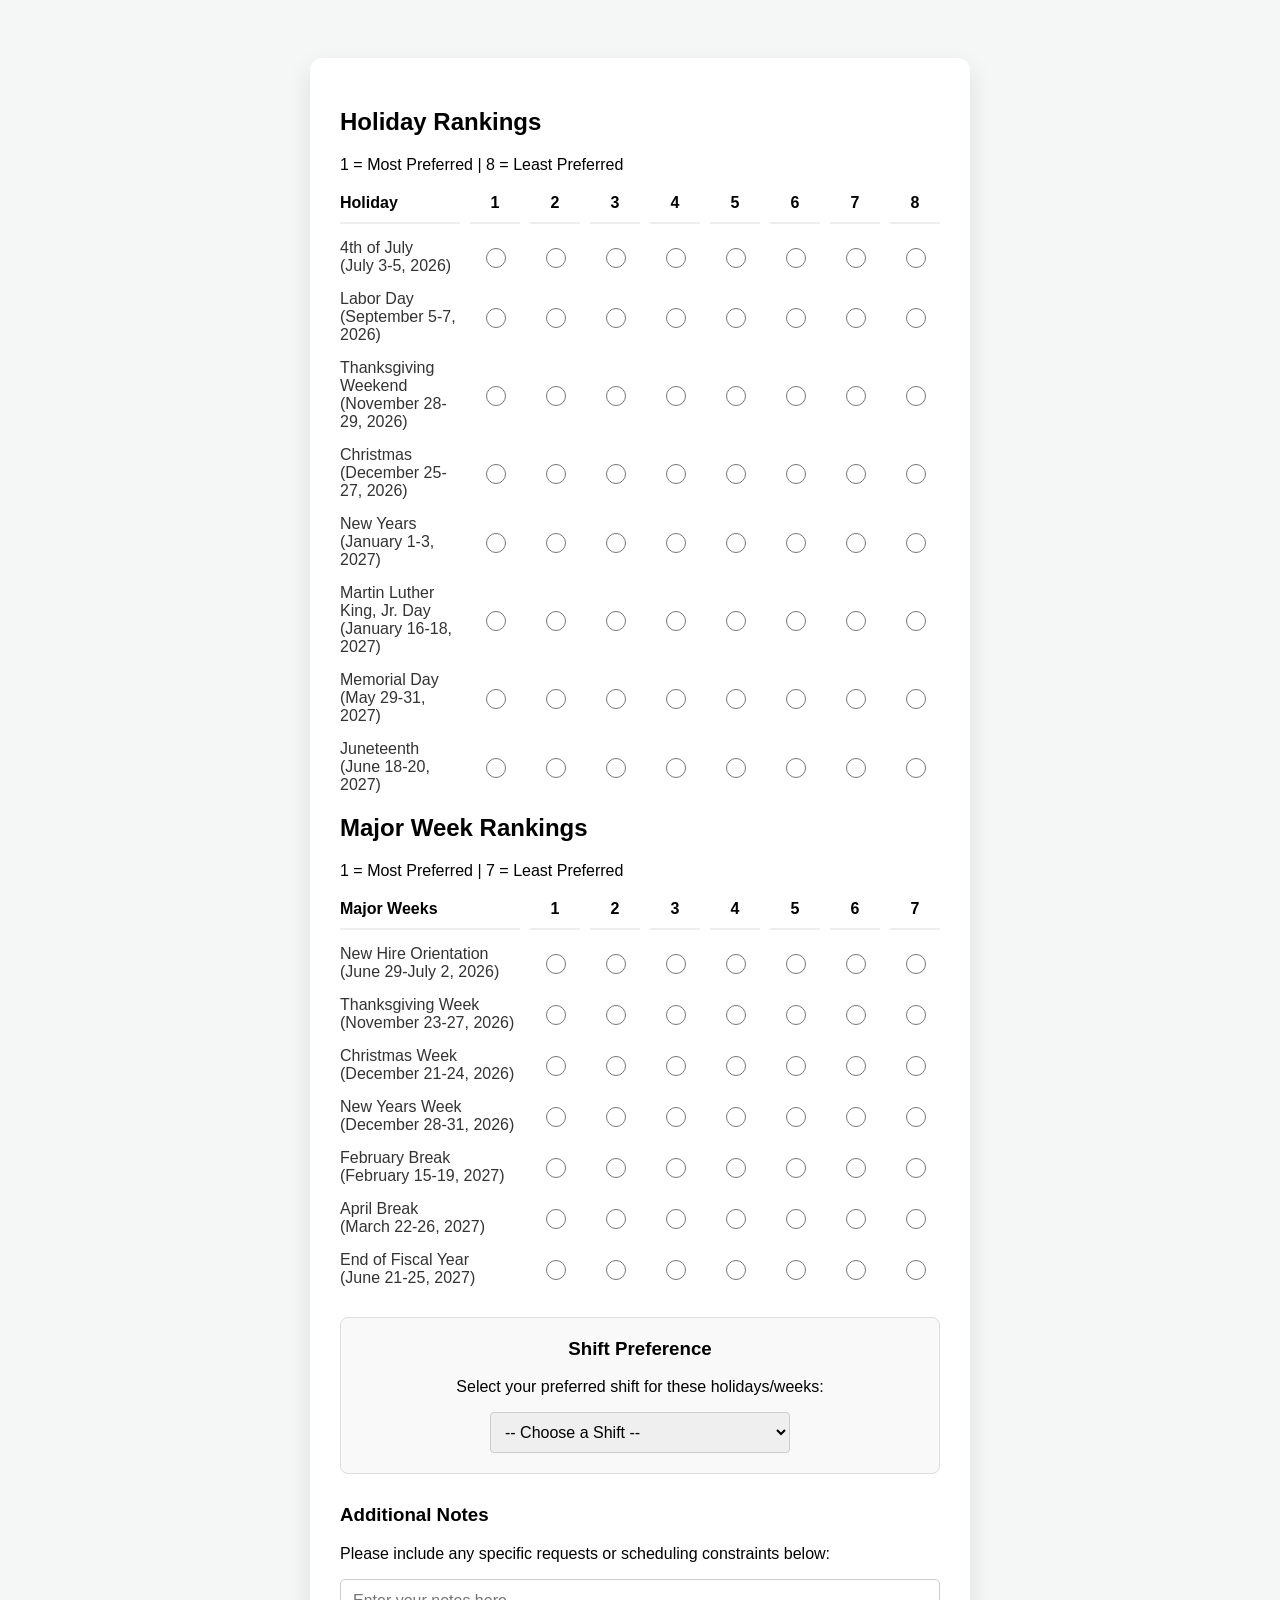
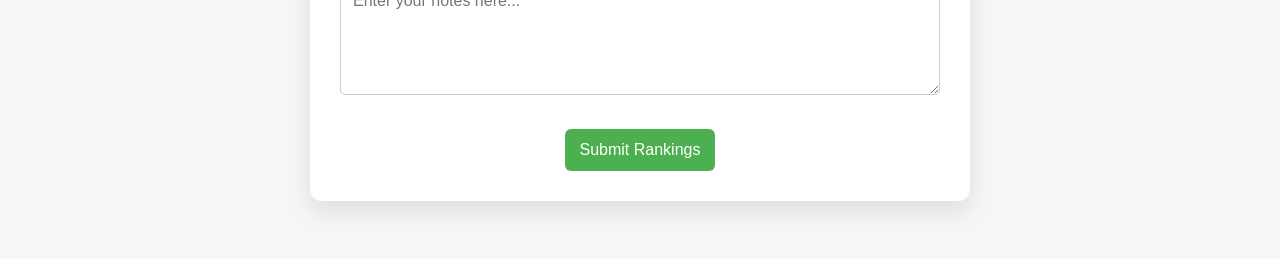
<file: index.html>
<!DOCTYPE html>
<html lang="en">
<head>
    <meta charset="UTF-8">
    <meta name="viewport" content="width=device-width, initial-scale=1.0">
    <title>Holidays and Major Weeks</title>
    <link rel="stylesheet" href="holiday_MW.css">
</head>
<body>

    <form class="ranking-form" action=" " method="POST">
        <h2>Holiday Rankings</h2>
        <p>1 = Most Preferred | 8 = Least Preferred</p>

        <div class="grid-container-rankings">
            <div class="grid-header">Holiday</div>
            <div class="grid-header">1</div>
            <div class="grid-header">2</div>
            <div class="grid-header">3</div>
            <div class="grid-header">4</div>
            <div class="grid-header">5</div>
	    <div class="grid-header">6</div>
	    <div class="grid-header">7</div>
	    <div class="grid-header">8</div>
	    
            <div class="holiday-name">4th of July<br>(July 3-5, 2026)</div>
	    
            <input type="radio" name="july4" value="1">
            <input type="radio" name="july4" value="2">
            <input type="radio" name="july4" value="3">
            <input type="radio" name="july4" value="4">
            <input type="radio" name="july4" value="5">
	    <input type="radio" name="july4" value="6">
	    <input type="radio" name="july4" value="7">
	    <input type="radio" name="july4" value="8">

            <div class="holiday-name">Labor Day<br>(September 5-7, 2026)</div>
            <input type="radio" name="labor-day" value="1">
            <input type="radio" name="labor-day" value="2">
            <input type="radio" name="labor-day" value="3">
            <input type="radio" name="labor-day" value="4">
            <input type="radio" name="labor-day" value="5">
	    <input type="radio" name="labor-day" value="6">
	    <input type="radio" name="labor-day" value="7">
	    <input type="radio" name="labor-day" value="8">

            <div class="holiday-name">Thanksgiving Weekend<br>(November 28-29, 2026)</div>
            <input type="radio" name="thanksgiving" value="1">
            <input type="radio" name="thanksgiving" value="2">
            <input type="radio" name="thanksgiving" value="3">
            <input type="radio" name="thanksgiving" value="4">
            <input type="radio" name="thanksgiving" value="5">
	    <input type="radio" name="thanksgiving" value="6">
            <input type="radio" name="thanksgiving" value="7">
            <input type="radio" name="thanksgiving" value="8">
           

            <div class="holiday-name">Christmas<br>(December 25-27, 2026)</div>
            <input type="radio" name="christmas" value="1">
            <input type="radio" name="christmas" value="2">
            <input type="radio" name="christmas" value="3">
            <input type="radio" name="christmas" value="4">
            <input type="radio" name="christmas" value="5">
	    <input type="radio" name="christmas" value="6">
            <input type="radio" name="christmas" value="7">
            <input type="radio" name="christmas" value="8">

	    <div class="holiday-name">New Years<br>(January 1-3, 2027)</div>
            <input type="radio" name="new-years" value="1">
            <input type="radio" name="new-years" value="2">
            <input type="radio" name="new-years" value="3">
            <input type="radio" name="new-years" value="4">
            <input type="radio" name="new-years" value="5">
	    <input type="radio" name="new-years" value="6">
            <input type="radio" name="new-years" value="7">
            <input type="radio" name="new-years" value="8">

	    <div class="holiday-name">Martin Luther King, Jr. Day<br>(January 16-18, 2027)</div>
            <input type="radio" name="mlk" value="1">
            <input type="radio" name="mlk" value="2">
            <input type="radio" name="mlk" value="3">
            <input type="radio" name="mlk" value="4">
            <input type="radio" name="mlk" value="5">
	    <input type="radio" name="mlk" value="6">
            <input type="radio" name="mlk" value="7">
            <input type="radio" name="mlk" value="8">

	    <div class="holiday-name">Memorial Day<br>(May 29-31, 2027)</div>
            <input type="radio" name="memorial" value="1">
            <input type="radio" name="memorial" value="2">
            <input type="radio" name="memorial" value="3">
            <input type="radio" name="memorial" value="4">
            <input type="radio" name="memorial" value="5">
	    <input type="radio" name="memorial" value="6">
            <input type="radio" name="memorial" value="7">
            <input type="radio" name="memorial" value="8">

	    <div class="holiday-name">Juneteenth<br>(June 18-20, 2027)</div>
            <input type="radio" name="juneteenth" value="1">
            <input type="radio" name="juneteenth" value="2">
            <input type="radio" name="juneteenth" value="3">
            <input type="radio" name="juneteenth" value="4">
            <input type="radio" name="juneteenth" value="5">
	    <input type="radio" name="juneteenth" value="6">
            <input type="radio" name="juneteenth" value="7">
            <input type="radio" name="juneteenth" value="8">
        </div>

	<h2>Major Week Rankings</h2>
        <p>1 = Most Preferred | 7 = Least Preferred</p>

        <div class="grid-container-major">
            <div class="grid-header-major">Major Weeks</div>
            <div class="grid-header-major">1</div>
            <div class="grid-header-major">2</div>
            <div class="grid-header-major">3</div>
            <div class="grid-header-major">4</div>
            <div class="grid-header-major">5</div>
	    <div class="grid-header-major">6</div>
	    <div class="grid-header-major">7</div>

            <div class="major-name">New Hire Orientation<br>(June 29-July 2, 2026)</div>
	    
            <input type="radio" name="new-hire" value="1">
            <input type="radio" name="new-hire" value="2">
            <input type="radio" name="new-hire" value="3">
            <input type="radio" name="new-hire" value="4">
            <input type="radio" name="new-hire" value="5">
	    <input type="radio" name="new-hire" value="6">
	    <input type="radio" name="new-hire" value="7">
		   
            <div class="major-name">Thanksgiving Week<br>(November 23-27, 2026)</div>
            <input type="radio" name="thanks-week" value="1">
            <input type="radio" name="thanks-week" value="2">
            <input type="radio" name="thanks-week" value="3">
            <input type="radio" name="thanks-week" value="4">
            <input type="radio" name="thanks-week" value="5">
	    <input type="radio" name="thanks-week" value="6">
	    <input type="radio" name="thanks-week" value="7">
	   

            <div class="major-name">Christmas Week<br>(December 21-24, 2026)</div>
            <input type="radio" name="christmas-w" value="1">
            <input type="radio" name="christmas-w" value="2">
            <input type="radio" name="christmas-w" value="3">
            <input type="radio" name="christmas-w" value="4">
            <input type="radio" name="christmas-w" value="5">
	    <input type="radio" name="christmas-w" value="6">
            <input type="radio" name="christmas-w" value="7">
        

            <div class="holiday-name">New Years Week<br>(December 28-31, 2026)</div>
            <input type="radio" name="ny-week" value="1">
            <input type="radio" name="ny-week" value="2">
            <input type="radio" name="ny-week" value="3">
            <input type="radio" name="ny-week" value="4">
            <input type="radio" name="ny-week" value="5">
	    <input type="radio" name="ny-week" value="6">
            <input type="radio" name="ny-week" value="7">
            

	    <div class="holiday-name">February Break<br>(February 15-19, 2027)</div>
            <input type="radio" name="feb-break" value="1">
            <input type="radio" name="feb-break" value="2">
            <input type="radio" name="feb-break" value="3">
            <input type="radio" name="feb-break" value="4">
            <input type="radio" name="feb-break" value="5">
	    <input type="radio" name="feb-break" value="6">
            <input type="radio" name="feb-break" value="7">
           

	    <div class="holiday-name">April Break<br>(March 22-26, 2027)</div>
            <input type="radio" name="april-break" value="1">
            <input type="radio" name="april-break" value="2">
            <input type="radio" name="april-break" value="3">
            <input type="radio" name="april-break" value="4">
            <input type="radio" name="april-break" value="5">
	    <input type="radio" name="april-break" value="6">
            <input type="radio" name="april-break" value="7">
        

	    <div class="holiday-name">End of Fiscal Year<br>(June 21-25, 2027)</div>
            <input type="radio" name="fiscal-end" value="1">
            <input type="radio" name="fiscal-end" value="2">
            <input type="radio" name="fiscal-end" value="3">
            <input type="radio" name="fiscal-end" value="4">
            <input type="radio" name="fiscal-end" value="5">
	    <input type="radio" name="fiscal-end" value="6">
            <input type="radio" name="fiscal-end" value="7">
        </div>

	    <div class="shift-preference">
            	<h3>Shift Preference</h3>
            	<p>Select your preferred shift for these holidays/weeks:</p>
            	<select name="shift-preference" id="shift-select" required>
                	<option value="" disabled selected>-- Choose a Shift --</option>
                	<option value="days">Days</option>
                	<option value="evenings">Evenings</option>
                	<option value="both">Both</option>
            	</select>
        </div>

	    <div class="notes-section">
    		<h3>Additional Notes</h3>
    		<p>Please include any specific requests or scheduling constraints below:</p>
    		<textarea 
        		name="user-notes" 
        		id="user-notes" 
        		placeholder="Enter your notes here..." 
        		rows="5"
    		></textarea>
	    </div>

        <button type="submit" class="submit-btn">Submit Rankings</button>
    </form>

</body>
</html>
</file>
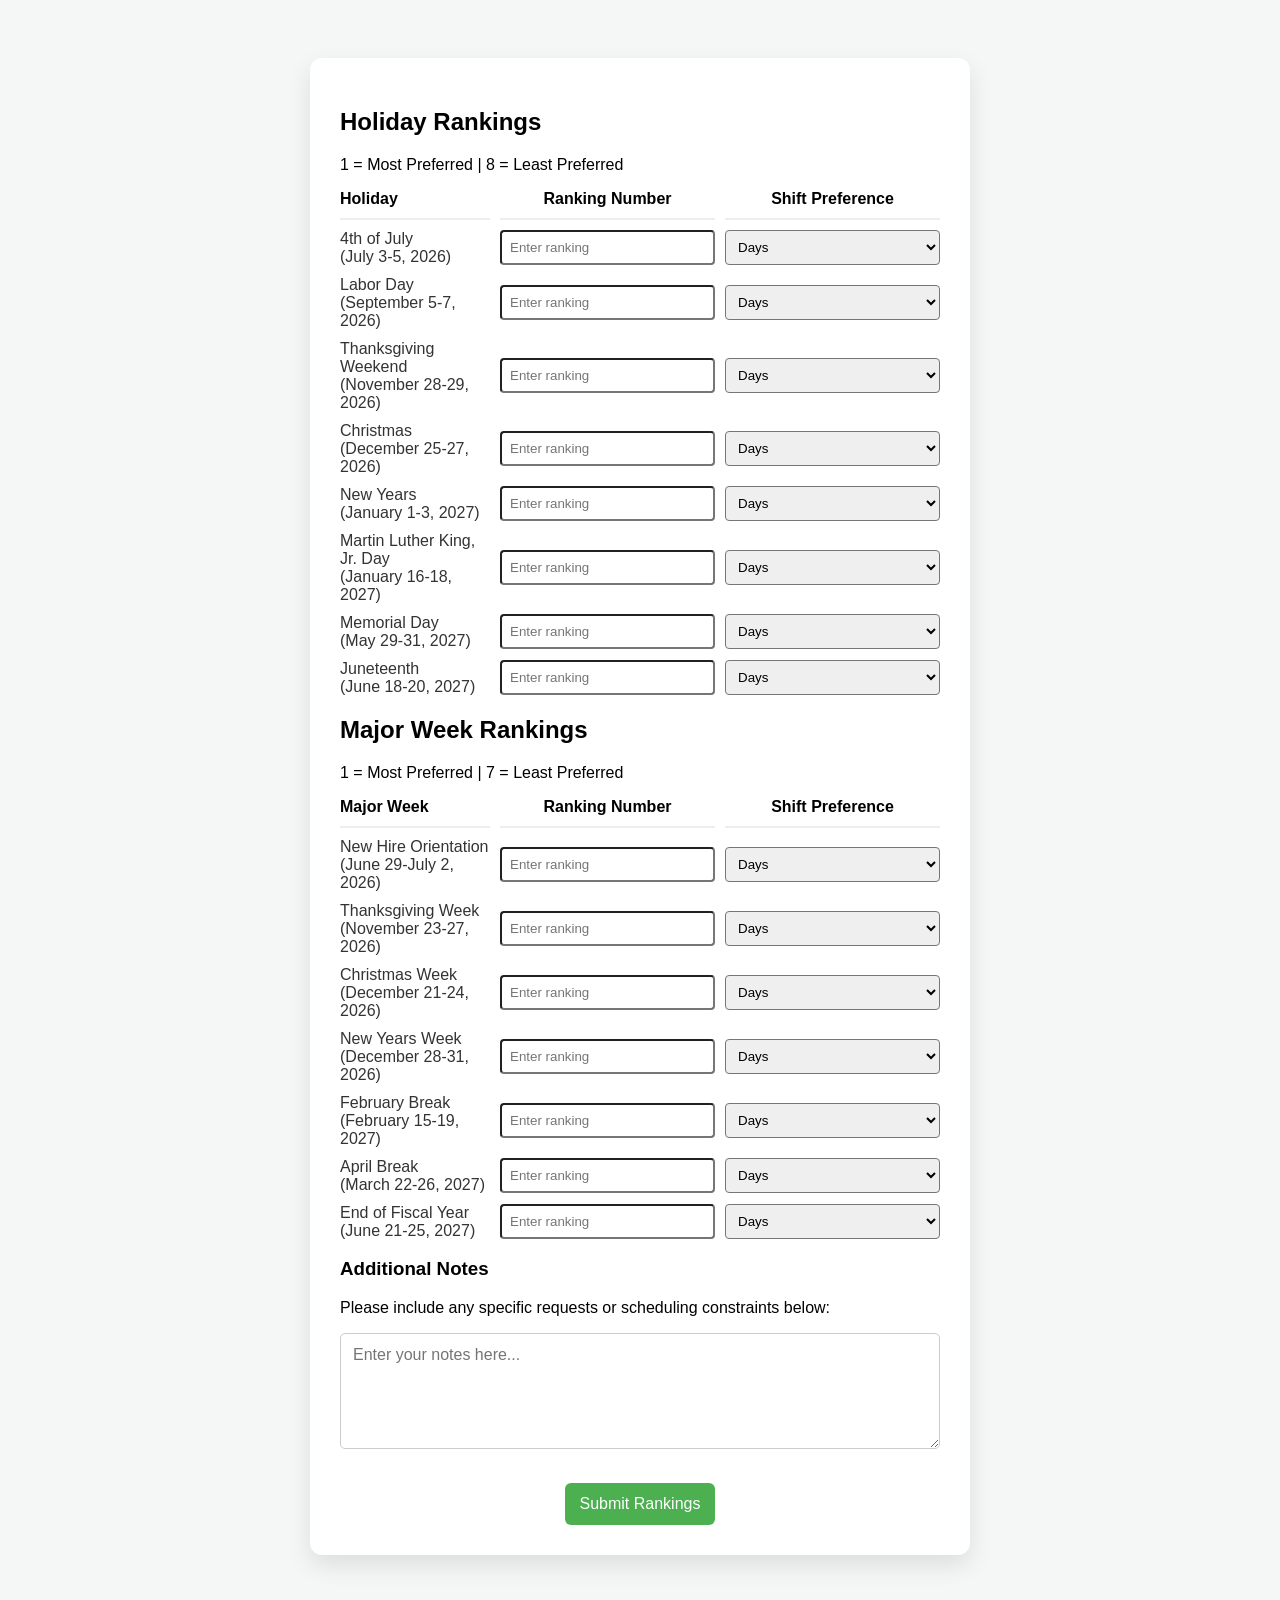
<file: another holiday_major week form option.html>
<!DOCTYPE html>
<html lang="en">
<head>
    <meta charset="UTF-8">
    <meta name="viewport" content="width=device-width, initial-scale=1.0">
    <title>Holidays and Major Weeks</title>
    <link rel="stylesheet" href="updated holiday_MW.css">
</head>
<body>

    <form class="ranking-form" action=" " method="POST">
        <h2>Holiday Rankings</h2>
        <p>1 = Most Preferred | 8 = Least Preferred</p>

        <div class="grid-container">
            <div class="grid-header">Holiday</div>
            <div class="grid-header">Ranking Number</div>
            <div class="grid-header">Shift Preference</div>
           	    
            <div class="holiday-name">4th of July<br>(July 3-5, 2026)</div>
            <input type="text" name="july4" placeholder="Enter ranking">
            <select>
		<option value="days">Days</option>
		<option value="evenings">Evenings</option>
		<option value="both">Both</option>
	    </select>

            <div class="holiday-name">Labor Day<br>(September 5-7, 2026)</div>
            <input type="text" name="labor-day" placeholder="Enter ranking">
            <select>
		<option value="days">Days</option>
		<option value="evenings">Evenings</option>
		<option value="both">Both</option>
	    </select>

            <div class="holiday-name">Thanksgiving Weekend<br>(November 28-29, 2026)</div>
            <input type="text" name="thanksgiving" placeholder="Enter ranking">
             <select>
		<option value="days">Days</option>
		<option value="evenings">Evenings</option>
		<option value="both">Both</option>
	    </select>
           

            <div class="holiday-name">Christmas<br>(December 25-27, 2026)</div>
            <input type="text" name="christmas" placeholder="Enter ranking">
            <select>
		<option value="days">Days</option>
		<option value="evenings">Evenings</option>
		<option value="both">Both</option>
	    </select>

	    <div class="holiday-name">New Years<br>(January 1-3, 2027)</div>
            <input type="text" name="new-years" placeholder="Enter ranking">
             <select>
		<option value="days">Days</option>
		<option value="evenings">Evenings</option>
		<option value="both">Both</option>
	    </select>

	    <div class="holiday-name">Martin Luther King, Jr. Day<br>(January 16-18, 2027)</div>
            <input type="text" name="mlk" placeholder="Enter ranking">
            <select>
		<option value="days">Days</option>
		<option value="evenings">Evenings</option>
		<option value="both">Both</option>
	    </select>

	    <div class="holiday-name">Memorial Day<br>(May 29-31, 2027)</div>
            <input type="text" name="memorial" placeholder="Enter ranking">
            <select>
		<option value="days">Days</option>
		<option value="evenings">Evenings</option>
		<option value="both">Both</option>
	    </select>

	    <div class="holiday-name">Juneteenth<br>(June 18-20, 2027)</div>
            <input type="text" name="juneteenth" placeholder="Enter ranking">
            <select>
		<option value="days">Days</option>
		<option value="evenings">Evenings</option>
		<option value="both">Both</option>
	    </select>
        </div>

	<h2>Major Week Rankings</h2>
        <p>1 = Most Preferred | 7 = Least Preferred</p>

        <div class="grid-container">
            <div class="grid-header">Major Week</div>
            <div class="grid-header">Ranking Number</div>
            <div class="grid-header">Shift Preference</div>

            <div class="major-name">New Hire Orientation<br>(June 29-July 2, 2026)</div>
	    
            <input type="text" name="new-hire" placeholder="Enter ranking">
            <select>
		<option value="days">Days</option>
		<option value="evenings">Evenings</option>
		<option value="both">Both</option>
	    </select>
		   
            <div class="major-name">Thanksgiving Week<br>(November 23-27, 2026)</div>
            <input type="text" name="thanks-week" placeholder="Enter ranking">
            <select>
		<option value="days">Days</option>
		<option value="evenings">Evenings</option>
		<option value="both">Both</option>
	    </select>
	   

            <div class="major-name">Christmas Week<br>(December 21-24, 2026)</div>
            <input type="text" name="christmas-w" placeholder="Enter ranking">
            <select>
		<option value="days">Days</option>
		<option value="evenings">Evenings</option>
		<option value="both">Both</option>
	    </select>
        

            <div class="holiday-name">New Years Week<br>(December 28-31, 2026)</div>
            <input type="text" name="ny-week" placeholder="Enter ranking">
            <select>
		<option value="days">Days</option>
		<option value="evenings">Evenings</option>
		<option value="both">Both</option>
	    </select>
            

	    <div class="holiday-name">February Break<br>(February 15-19, 2027)</div>
            <input type="text" name="feb-break" placeholder="Enter ranking">
            <select>
		<option value="days">Days</option>
		<option value="evenings">Evenings</option>
		<option value="both">Both</option>
	    </select>
           

	    <div class="holiday-name">April Break<br>(March 22-26, 2027)</div>
            <input type="text" name="april-break" placeholder="Enter ranking">
            <select>
		<option value="days">Days</option>
		<option value="evenings">Evenings</option>
		<option value="both">Both</option>
	    </select>
        

	    <div class="holiday-name">End of Fiscal Year<br>(June 21-25, 2027)</div>
            <input type="text" name="fiscal-end" placeholder="Enter ranking">
            <select>
		<option value="days">Days</option>
		<option value="evenings">Evenings</option>
		<option value="both">Both</option>
	    </select>
        </div>

	    <div class="notes-section">
    		<h3>Additional Notes</h3>
    		<p>Please include any specific requests or scheduling constraints below:</p>
    		<textarea 
        		name="user-notes" 
        		id="user-notes" 
        		placeholder="Enter your notes here..." 
        		rows="5"
    		></textarea>
	    </div>

        <button type="submit" class="submit-btn">Submit Rankings</button>
    </form>

</body>
</html>
</file>
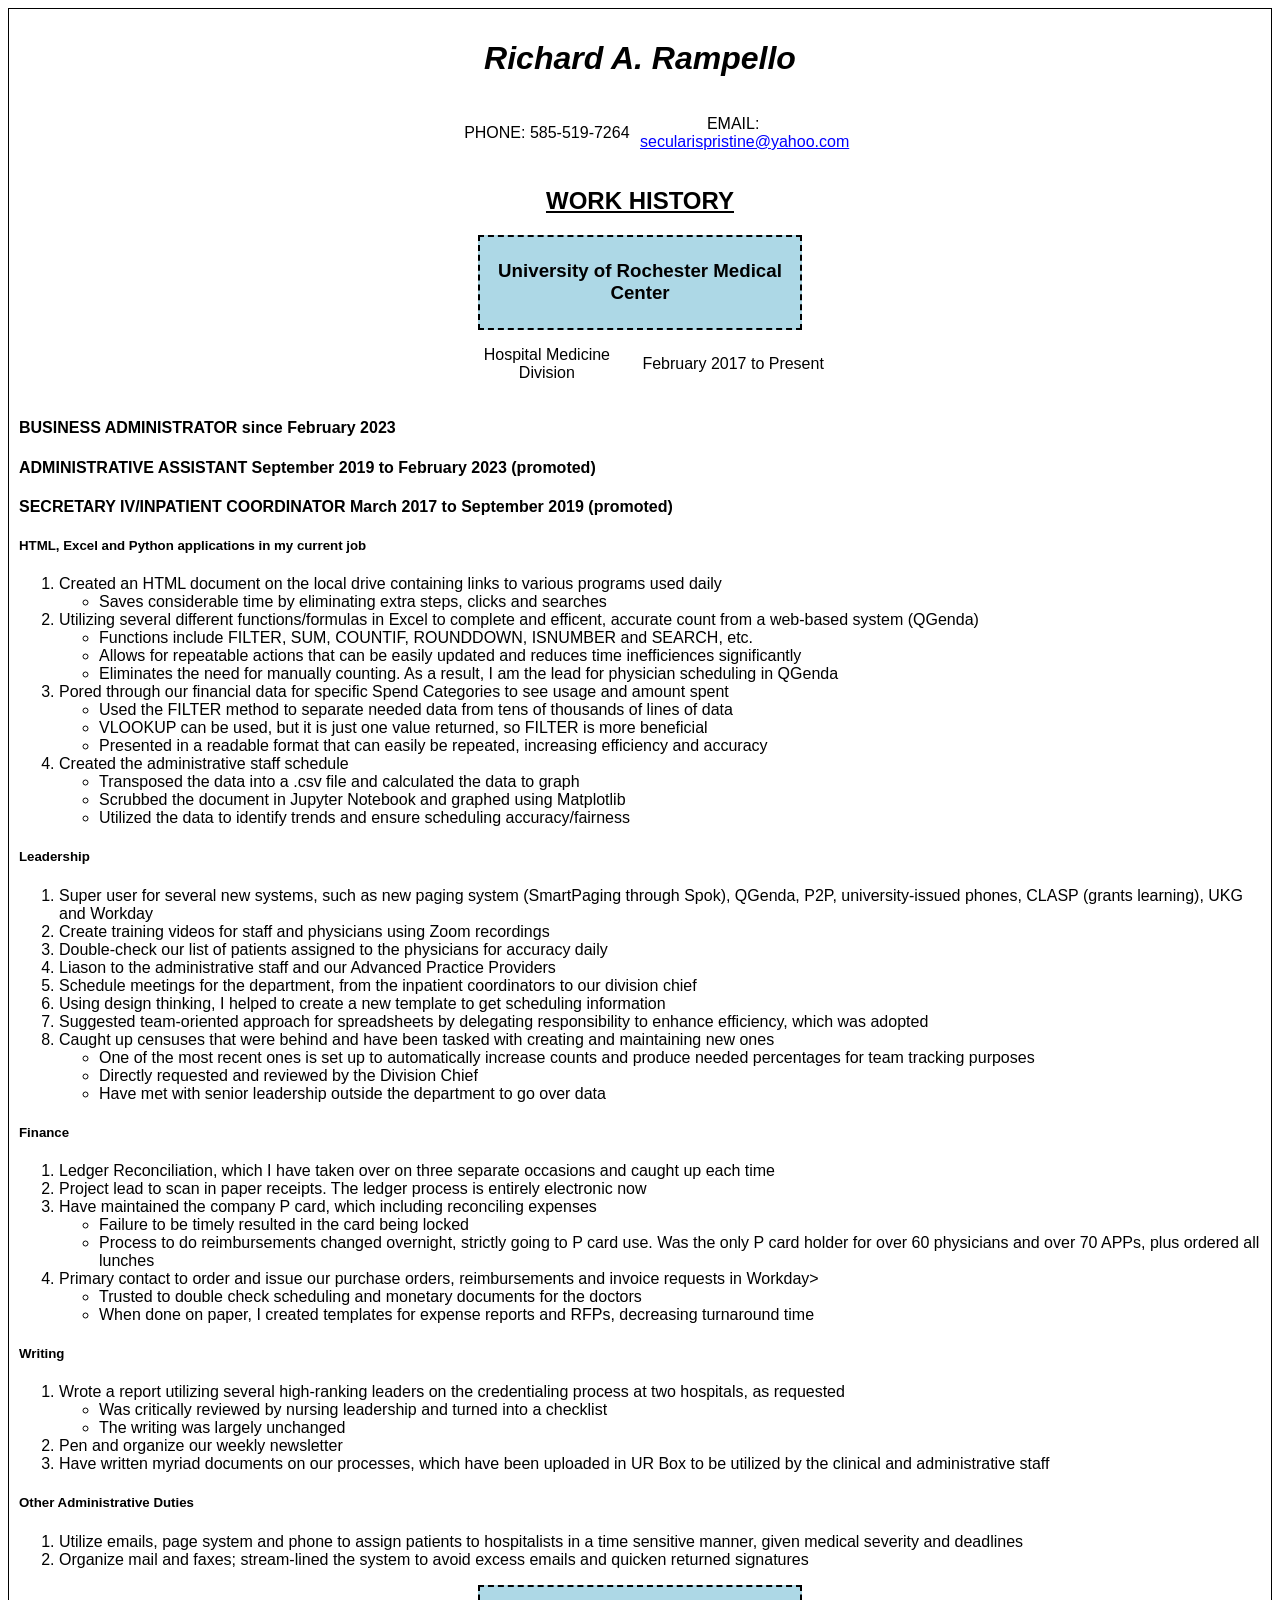
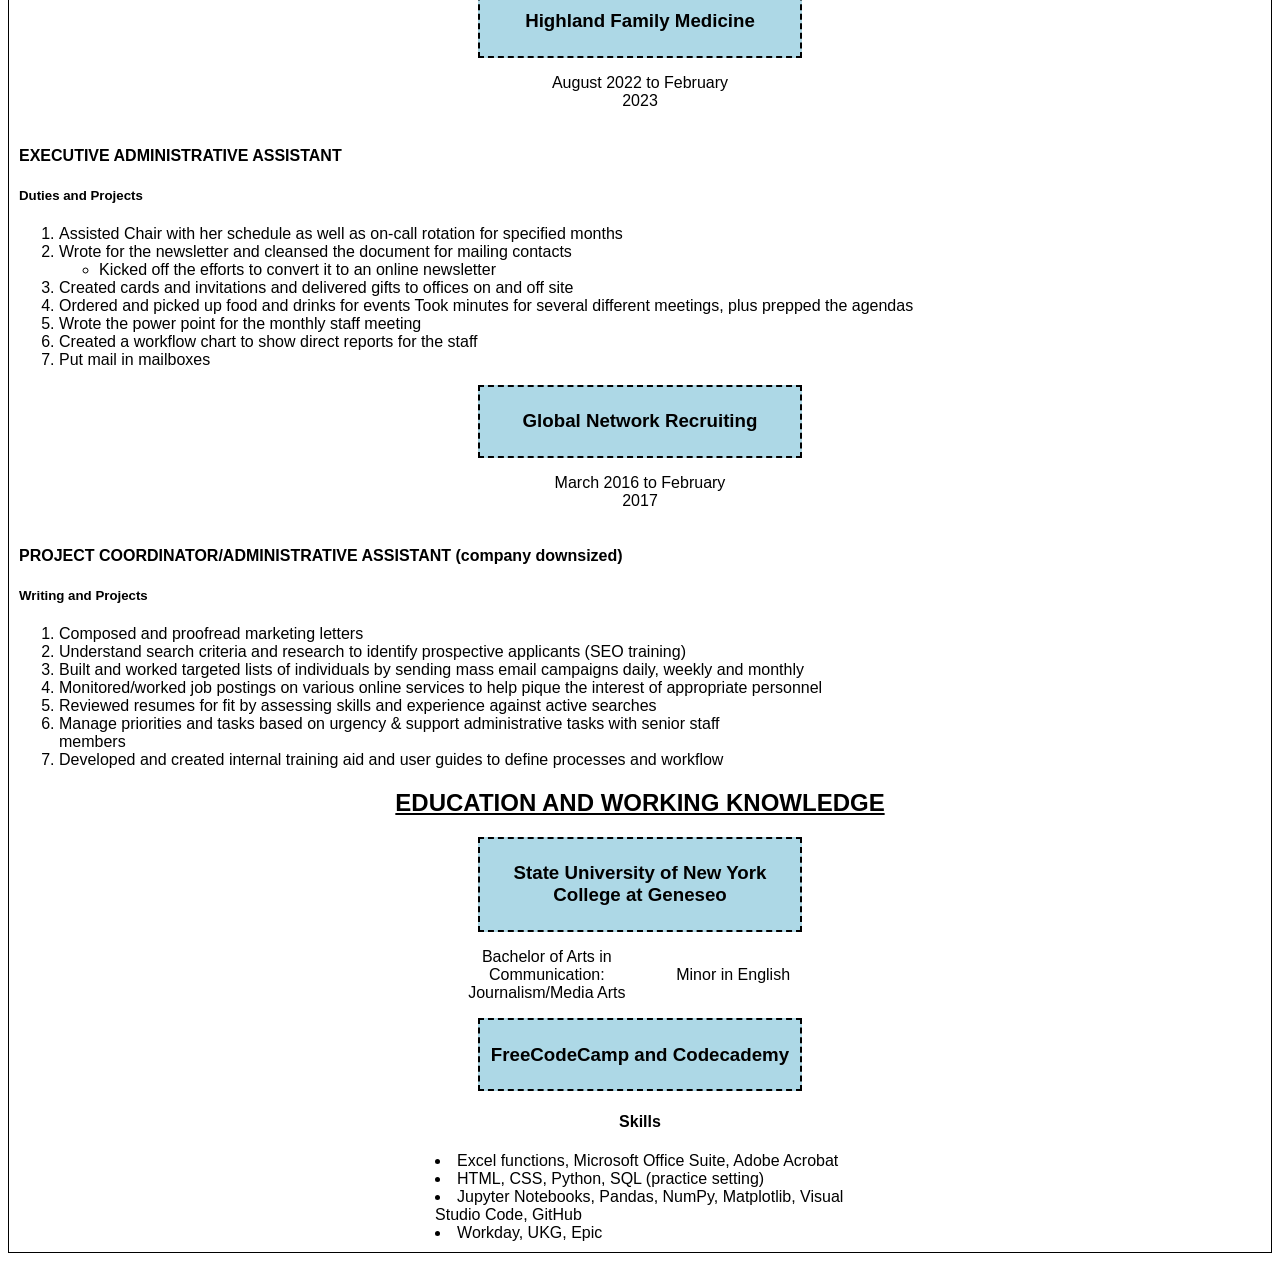
<file: Richard A. Rampello Resume.html>
<!DOCTYPE html>
<html lang="en">
<head>
    <meta charset="UTF-8">
    <meta name="viewport" content="width=device-width, initial-scale=1.0">
    <title>Richard Rampello Resume</title>
    <link rel="stylesheet" href="style.css">
</head>
<body>
	<h1>Richard A. Rampello</h1>
	<div class="container">
		<p>PHONE: 585-519-7264</p>
		<p>EMAIL: <a href="mailto:secularispristine@yahoo.com">secularispristine@yahoo.com</a></p>
	</div>
	<h2>WORK HISTORY</h2>
	<header>
	<h3>University of Rochester Medical Center</h3>
	</header>
	<div class="container">
		<p>Hospital Medicine Division</p>
		<p>February 2017 to Present</p>
	</div>
	<section>
		<h4>BUSINESS ADMINISTRATOR since February 2023</h4>
		<h4>ADMINISTRATIVE ASSISTANT September 2019 to February 2023 (promoted)</h4>
		<h4>SECRETARY IV/INPATIENT COORDINATOR March 2017 to September 2019 (promoted)</h4>
		<h5>HTML, Excel and Python applications in my current job</h5>
			<ol>
				<li>Created an HTML document on the local drive containing links to various programs used daily</li>
					<ul>
						<li>Saves considerable time by eliminating extra steps, clicks and searches</li>
					</ul>
				<li>Utilizing several different functions/formulas in Excel to complete and efficent, accurate count from a web-based system (QGenda)</li>
					<ul>
						<li>Functions include FILTER, SUM, COUNTIF, ROUNDDOWN, ISNUMBER and SEARCH, etc.</li>
						<li>Allows for repeatable actions that can be easily updated and reduces time inefficiences significantly</li>
						<li>Eliminates the need for manually counting.  As a result, I am the lead for physician scheduling in QGenda</li>
	
					</ul>
				<li>Pored through our financial data for specific Spend Categories to see usage and amount spent</li>
					<ul>
						<li>Used the FILTER method to separate needed data from tens of thousands of lines of data</li>
						<li>VLOOKUP can be used, but it is just one value returned, so FILTER is more beneficial</li>
						<li>Presented in a readable format that can easily be repeated, increasing efficiency and accuracy </li>
					</ul>
				<li>Created the administrative staff schedule</li>
					<ul>
						<li>Transposed the data into a .csv file and calculated the data to graph</li>
						<li>Scrubbed the document in Jupyter Notebook and graphed using Matplotlib</li>
						<li>Utilized the data to identify trends and ensure scheduling accuracy/fairness</li>
					</ul>
			</ol>
		<h5>Leadership</h5> 
			<ol>
				<li>Super user for several new systems, such as new paging system (SmartPaging through Spok), QGenda, P2P, university-issued phones, CLASP (grants learning), UKG and Workday</li> 
				<li>Create training videos for staff and physicians using Zoom recordings</li>
				<li>Double-check our list of patients assigned to the physicians for accuracy daily</li>
				<li>Liason to the administrative staff and our Advanced Practice Providers</li>
				<li>Schedule meetings for the department, from the inpatient coordinators to our division chief</li>
				<li>Using design thinking, I helped to create a new template to get scheduling information</li>
				<li>Suggested team-oriented approach for spreadsheets by delegating responsibility to enhance efficiency, which was adopted</li> 
				<li>Caught up censuses that were behind and have been tasked with creating and maintaining new ones</li>
					<ul>
						<li>One of the most recent ones is set up to automatically increase counts and produce needed percentages for team tracking purposes</li>
						<li>Directly requested and reviewed by the Division Chief</li>
						<li>Have met with senior leadership outside the department to go over data</li>
					</ul> 
			</ol>
		<h5>Finance</h5>
			<ol>
				<li>Ledger Reconciliation, which I have taken over on three separate occasions and caught up each time</li>
				<li>Project lead to scan in paper receipts.  The ledger process is entirely electronic now</li>
				<li>Have maintained the company P card, which including reconciling expenses</li>
					<ul>
						<li>Failure to be timely resulted in the card being locked</li>
						<li>Process to do reimbursements changed overnight, strictly going to P card use.  Was the only P card holder for over 60 physicians and over 70 APPs, plus ordered all lunches</li>
					</ul>
				<li>Primary contact to order and issue our purchase orders, reimbursements and invoice requests in Workday>
					<ul>
						<li>Trusted to double check scheduling and monetary documents for the doctors</li>
						<li>When done on paper, I created templates for expense reports and RFPs, decreasing turnaround time</li> 
					</ul>
				
			</ol>
		<h5>Writing</h5>
			<ol>
				<li>Wrote a report utilizing several high-ranking leaders on the credentialing process at two hospitals, as requested</li>
					<ul>
						<li>Was critically reviewed by nursing leadership and turned into a checklist</li>
						<li>The writing was largely unchanged</li>	
					</ul>
				<li>Pen and organize our weekly newsletter</li>
				<li>Have written myriad documents on our processes, which have been uploaded in UR Box to be utilized by the clinical and administrative staff</li>
			</ol>
		<h5>Other Administrative Duties</h5>
			<ol>
				<li>Utilize emails, page system and phone to assign patients to hospitalists in a time sensitive manner, given medical severity and deadlines</li>
				<li>Organize mail and faxes; stream-lined the system to avoid excess emails and quicken returned signatures</li>
			</ol>

	</section>
	<header>
	<h3>Highland Family Medicine</h3>
	</header>
	<div class="container">
		<p>August 2022 to February 2023</p>
	</div>
	<section>
		<h4>EXECUTIVE ADMINISTRATIVE ASSISTANT</h4>
		<h5>Duties and Projects</h5>
			<ol>
				<li>Assisted Chair with her schedule as well as on-call rotation for specified months</li> 
				<li>Wrote for the newsletter and cleansed the document for mailing contacts
					<ul>				
						<li>Kicked off the efforts to convert it to an online newsletter</li>
					</ul> 
				<li>Created cards and invitations and delivered gifts to offices on and off site</li> 
				<li>Ordered and picked up food and drinks for events Took minutes for several different meetings, plus prepped the agendas</li> 
				<li>Wrote the power point for the monthly staff meeting</li> 
				<li>Created a workflow chart to show direct reports for the staff</li> 
				<li>Put mail in mailboxes</li> 

			</ol>
	</section>
	<header>
	<h3>Global Network Recruiting</h3>
	</header>
	<div class="container">
		<p>March 2016 to February 2017</p>
	</div>
	<section>
		<h4>PROJECT COORDINATOR/ADMINISTRATIVE ASSISTANT (company downsized)</H4>
		<h5> Writing and Projects</h5>
			<ol>
				<li>Composed and proofread marketing letters</li>  
				<li>Understand search criteria and research to identify prospective applicants (SEO training)</li>
				<li>Built and worked targeted lists of individuals by sending mass email campaigns daily, weekly and monthly</li> 
				<li>Monitored/worked job postings on various online services to help pique the interest of appropriate personnel</li> 
				<li>Reviewed resumes for fit by assessing skills and experience against active searches</li> 
				<li>Manage priorities and tasks based on urgency & support administrative tasks with senior staff</li> members 
				<li>Developed and created internal training aid and user guides to define processes and workflow</li> 

			</ol>
	</section>
	<h2>EDUCATION AND WORKING KNOWLEDGE</h2>
	<header>
	<h3>State University of New York College at Geneseo</h3>
	</header>
	<div class="container">
		<p>Bachelor of Arts in Communication: Journalism/Media Arts</p>
		<p>Minor in English</p>
	</div>
	<header>
	<h3>FreeCodeCamp and Codecademy</h3>
	</header>
	<div class="container">
	<h4>Skills</h4>
	</div>
	<div class="container">
		<ul>
			<li>Excel functions, Microsoft Office Suite, Adobe Acrobat</li>
			<li>HTML, CSS, Python, SQL (practice setting)</li>
			<li>Jupyter Notebooks, Pandas, NumPy, Matplotlib, Visual Studio Code, GitHub</li>
			<li>Workday, UKG, Epic</li>
		<ul>
	</div>
	
</body>
</html>
</file>
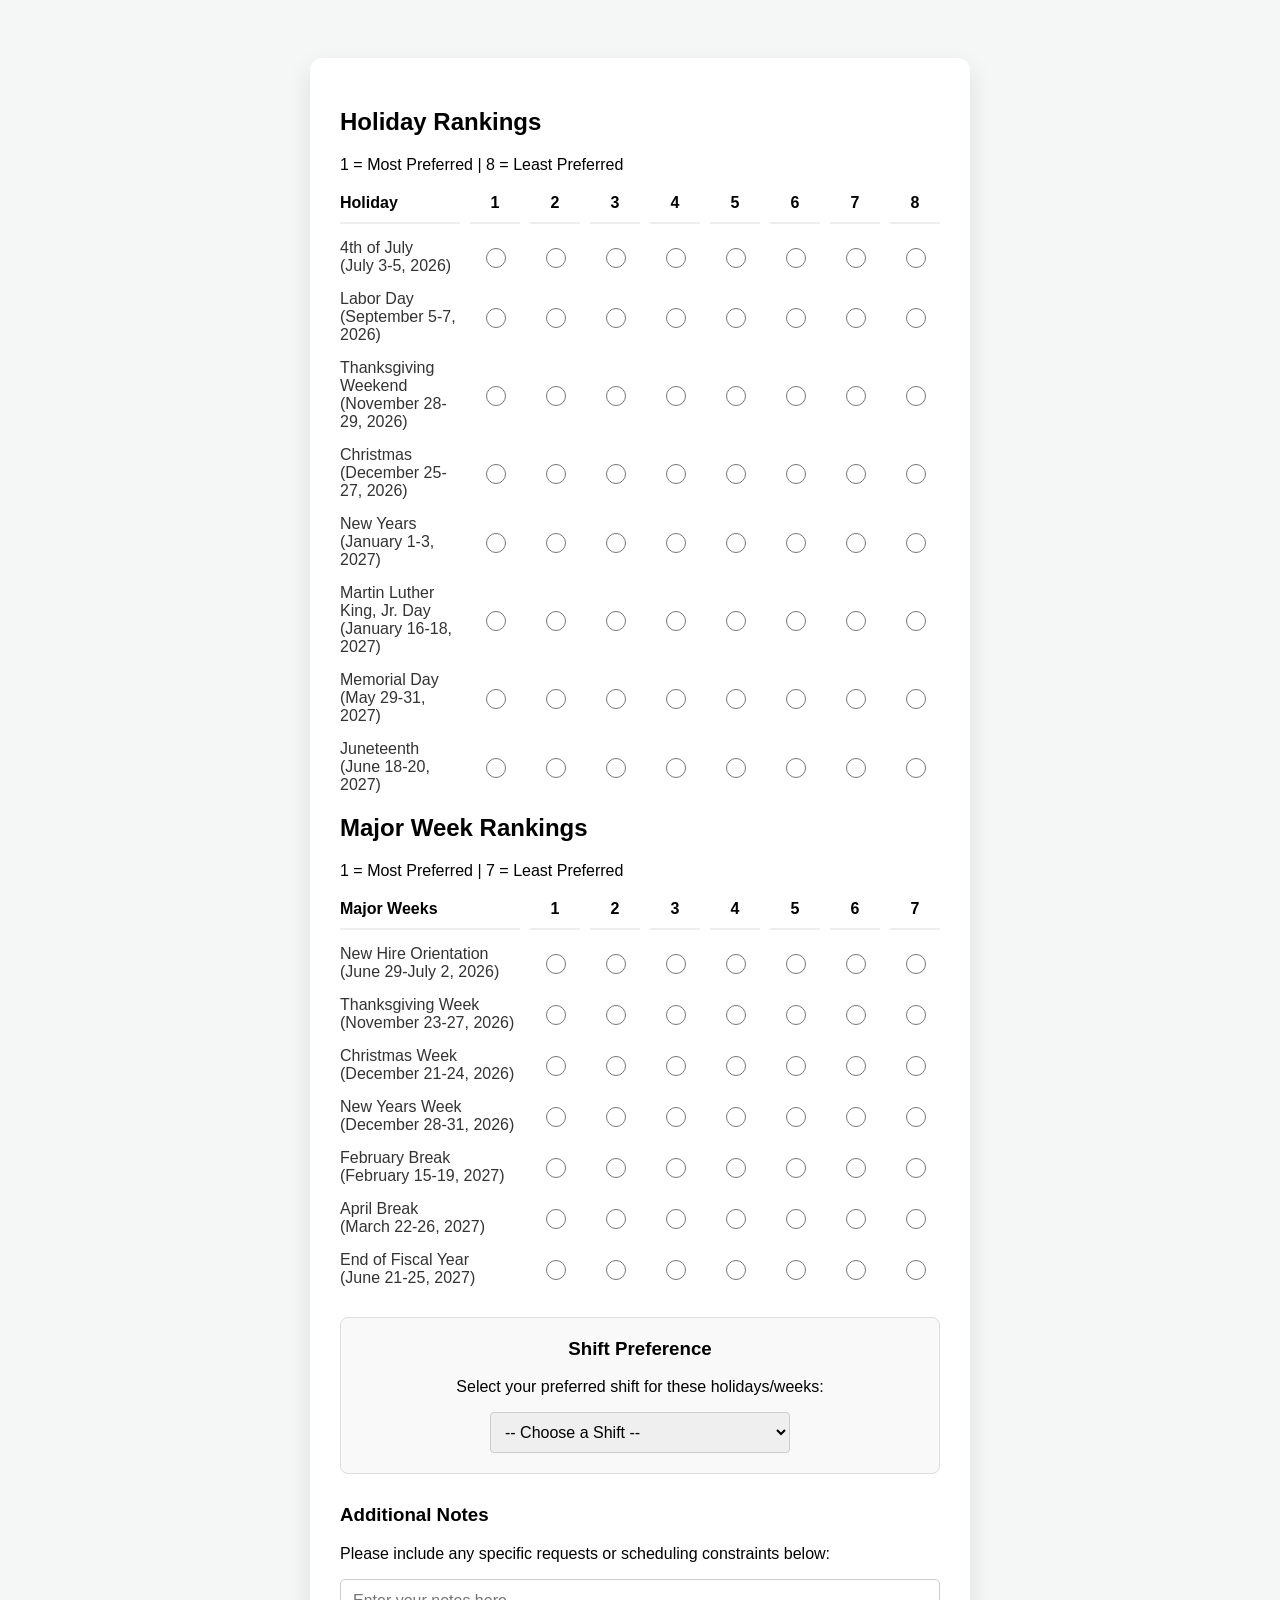
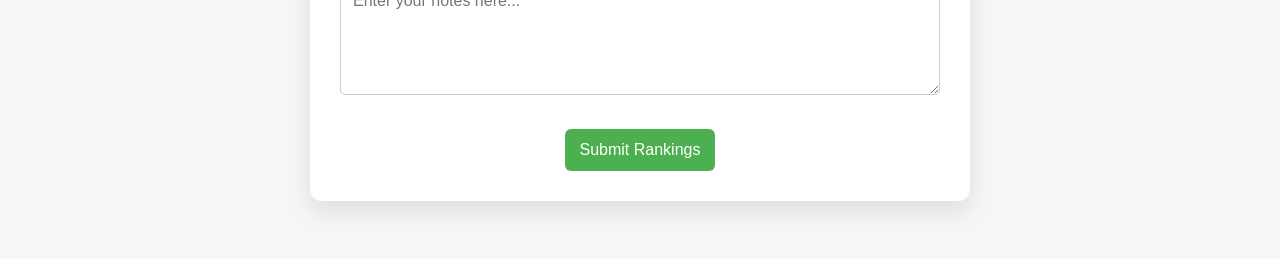
<file: Weekend and Major Weeks Form.html>
<!DOCTYPE html>
<html lang="en">
<head>
    <meta charset="UTF-8">
    <meta name="viewport" content="width=device-width, initial-scale=1.0">
    <title>Holidays and Major Weeks</title>
    <link rel="stylesheet" href="holiday_MW.css">
</head>
<body>

    <form class="ranking-form" action=" " method="POST">
        <h2>Holiday Rankings</h2>
        <p>1 = Most Preferred | 8 = Least Preferred</p>

        <div class="grid-container-rankings">
            <div class="grid-header">Holiday</div>
            <div class="grid-header">1</div>
            <div class="grid-header">2</div>
            <div class="grid-header">3</div>
            <div class="grid-header">4</div>
            <div class="grid-header">5</div>
	    <div class="grid-header">6</div>
	    <div class="grid-header">7</div>
	    <div class="grid-header">8</div>
	    
            <div class="holiday-name">4th of July<br>(July 3-5, 2026)</div>
	    
            <input type="radio" name="july4" value="1">
            <input type="radio" name="july4" value="2">
            <input type="radio" name="july4" value="3">
            <input type="radio" name="july4" value="4">
            <input type="radio" name="july4" value="5">
	    <input type="radio" name="july4" value="6">
	    <input type="radio" name="july4" value="7">
	    <input type="radio" name="july4" value="8">

            <div class="holiday-name">Labor Day<br>(September 5-7, 2026)</div>
            <input type="radio" name="labor-day" value="1">
            <input type="radio" name="labor-day" value="2">
            <input type="radio" name="labor-day" value="3">
            <input type="radio" name="labor-day" value="4">
            <input type="radio" name="labor-day" value="5">
	    <input type="radio" name="labor-day" value="6">
	    <input type="radio" name="labor-day" value="7">
	    <input type="radio" name="labor-day" value="8">

            <div class="holiday-name">Thanksgiving Weekend<br>(November 28-29, 2026)</div>
            <input type="radio" name="thanksgiving" value="1">
            <input type="radio" name="thanksgiving" value="2">
            <input type="radio" name="thanksgiving" value="3">
            <input type="radio" name="thanksgiving" value="4">
            <input type="radio" name="thanksgiving" value="5">
	    <input type="radio" name="thanksgiving" value="6">
            <input type="radio" name="thanksgiving" value="7">
            <input type="radio" name="thanksgiving" value="8">
           

            <div class="holiday-name">Christmas<br>(December 25-27, 2026)</div>
            <input type="radio" name="christmas" value="1">
            <input type="radio" name="christmas" value="2">
            <input type="radio" name="christmas" value="3">
            <input type="radio" name="christmas" value="4">
            <input type="radio" name="christmas" value="5">
	    <input type="radio" name="christmas" value="6">
            <input type="radio" name="christmas" value="7">
            <input type="radio" name="christmas" value="8">

	    <div class="holiday-name">New Years<br>(January 1-3, 2027)</div>
            <input type="radio" name="new-years" value="1">
            <input type="radio" name="new-years" value="2">
            <input type="radio" name="new-years" value="3">
            <input type="radio" name="new-years" value="4">
            <input type="radio" name="new-years" value="5">
	    <input type="radio" name="new-years" value="6">
            <input type="radio" name="new-years" value="7">
            <input type="radio" name="new-years" value="8">

	    <div class="holiday-name">Martin Luther King, Jr. Day<br>(January 16-18, 2027)</div>
            <input type="radio" name="mlk" value="1">
            <input type="radio" name="mlk" value="2">
            <input type="radio" name="mlk" value="3">
            <input type="radio" name="mlk" value="4">
            <input type="radio" name="mlk" value="5">
	    <input type="radio" name="mlk" value="6">
            <input type="radio" name="mlk" value="7">
            <input type="radio" name="mlk" value="8">

	    <div class="holiday-name">Memorial Day<br>(May 29-31, 2027)</div>
            <input type="radio" name="memorial" value="1">
            <input type="radio" name="memorial" value="2">
            <input type="radio" name="memorial" value="3">
            <input type="radio" name="memorial" value="4">
            <input type="radio" name="memorial" value="5">
	    <input type="radio" name="memorial" value="6">
            <input type="radio" name="memorial" value="7">
            <input type="radio" name="memorial" value="8">

	    <div class="holiday-name">Juneteenth<br>(June 18-20, 2027)</div>
            <input type="radio" name="juneteenth" value="1">
            <input type="radio" name="juneteenth" value="2">
            <input type="radio" name="juneteenth" value="3">
            <input type="radio" name="juneteenth" value="4">
            <input type="radio" name="juneteenth" value="5">
	    <input type="radio" name="juneteenth" value="6">
            <input type="radio" name="juneteenth" value="7">
            <input type="radio" name="juneteenth" value="8">
        </div>

	<h2>Major Week Rankings</h2>
        <p>1 = Most Preferred | 7 = Least Preferred</p>

        <div class="grid-container-major">
            <div class="grid-header-major">Major Weeks</div>
            <div class="grid-header-major">1</div>
            <div class="grid-header-major">2</div>
            <div class="grid-header-major">3</div>
            <div class="grid-header-major">4</div>
            <div class="grid-header-major">5</div>
	    <div class="grid-header-major">6</div>
	    <div class="grid-header-major">7</div>

            <div class="major-name">New Hire Orientation<br>(June 29-July 2, 2026)</div>
	    
            <input type="radio" name="new-hire" value="1">
            <input type="radio" name="new-hire" value="2">
            <input type="radio" name="new-hire" value="3">
            <input type="radio" name="new-hire" value="4">
            <input type="radio" name="new-hire" value="5">
	    <input type="radio" name="new-hire" value="6">
	    <input type="radio" name="new-hire" value="7">
		   
            <div class="major-name">Thanksgiving Week<br>(November 23-27, 2026)</div>
            <input type="radio" name="thanks-week" value="1">
            <input type="radio" name="thanks-week" value="2">
            <input type="radio" name="thanks-week" value="3">
            <input type="radio" name="thanks-week" value="4">
            <input type="radio" name="thanks-week" value="5">
	    <input type="radio" name="thanks-week" value="6">
	    <input type="radio" name="thanks-week" value="7">
	   

            <div class="major-name">Christmas Week<br>(December 21-24, 2026)</div>
            <input type="radio" name="christmas-w" value="1">
            <input type="radio" name="christmas-w" value="2">
            <input type="radio" name="christmas-w" value="3">
            <input type="radio" name="christmas-w" value="4">
            <input type="radio" name="christmas-w" value="5">
	    <input type="radio" name="christmas-w" value="6">
            <input type="radio" name="christmas-w" value="7">
        

            <div class="holiday-name">New Years Week<br>(December 28-31, 2026)</div>
            <input type="radio" name="ny-week" value="1">
            <input type="radio" name="ny-week" value="2">
            <input type="radio" name="ny-week" value="3">
            <input type="radio" name="ny-week" value="4">
            <input type="radio" name="ny-week" value="5">
	    <input type="radio" name="ny-week" value="6">
            <input type="radio" name="ny-week" value="7">
            

	    <div class="holiday-name">February Break<br>(February 15-19, 2027)</div>
            <input type="radio" name="feb-break" value="1">
            <input type="radio" name="feb-break" value="2">
            <input type="radio" name="feb-break" value="3">
            <input type="radio" name="feb-break" value="4">
            <input type="radio" name="feb-break" value="5">
	    <input type="radio" name="feb-break" value="6">
            <input type="radio" name="feb-break" value="7">
           

	    <div class="holiday-name">April Break<br>(March 22-26, 2027)</div>
            <input type="radio" name="april-break" value="1">
            <input type="radio" name="april-break" value="2">
            <input type="radio" name="april-break" value="3">
            <input type="radio" name="april-break" value="4">
            <input type="radio" name="april-break" value="5">
	    <input type="radio" name="april-break" value="6">
            <input type="radio" name="april-break" value="7">
        

	    <div class="holiday-name">End of Fiscal Year<br>(June 21-25, 2027)</div>
            <input type="radio" name="fiscal-end" value="1">
            <input type="radio" name="fiscal-end" value="2">
            <input type="radio" name="fiscal-end" value="3">
            <input type="radio" name="fiscal-end" value="4">
            <input type="radio" name="fiscal-end" value="5">
	    <input type="radio" name="fiscal-end" value="6">
            <input type="radio" name="fiscal-end" value="7">
        </div>

	    <div class="shift-preference">
            	<h3>Shift Preference</h3>
            	<p>Select your preferred shift for these holidays/weeks:</p>
            	<select name="shift-preference" id="shift-select" required>
                	<option value="" disabled selected>-- Choose a Shift --</option>
                	<option value="days">Days</option>
                	<option value="evenings">Evenings</option>
                	<option value="both">Both</option>
            	</select>
        </div>

	    <div class="notes-section">
    		<h3>Additional Notes</h3>
    		<p>Please include any specific requests or scheduling constraints below:</p>
    		<textarea 
        		name="user-notes" 
        		id="user-notes" 
        		placeholder="Enter your notes here..." 
        		rows="5"
    		></textarea>
	    </div>

        <button type="submit" class="submit-btn">Submit Rankings</button>
    </form>

</body>
</html>
</file>
<file: holiday_MW.css>
body {
    font-family: 'Segoe UI', Tahoma, Geneva, Verdana, sans-serif;
    background-color: #f4f7f6;
    display: flex;
    justify-content: center;
    padding: 50px;
}

.ranking-form {
    background: white;
    padding: 30px;
    border-radius: 12px;
    box-shadow: 0 10px 25px rgba(0,0,0,0.1);
    max-width: 600px;
    width: 100%;
}

.grid-container-rankings {
    display: grid;
    /* Column 1 is auto-sized; Columns 2-8 are 50px wide */
    grid-template-columns: 2fr repeat(8, 50px);
    gap: 15px 10px;
    align-items: center;
    margin-top: 20px;
}

.grid-header{
    font-weight: bold;
    border-bottom: 2px solid #eee;
    padding-bottom: 10px;
    text-align: center;
}

.grid-header:first-child {
    text-align: left;
}

.holiday-name {
    font-weight: 500;
    color: #333;
}

.grid-container-major {
    display: grid;
    /* Column 1 is auto-sized; Columns 2-7 are 50px wide */
    grid-template-columns: 2fr repeat(7, 50px);
    gap: 15px 10px;
    align-items: center;
    margin-top: 20px;
}

.grid-header-major {
    font-weight: bold;
    border-bottom: 2px solid #eee;
    padding-bottom: 10px;
    text-align: center;
}

.grid-header-major:first-child {
    text-align: left;
}

.major-name {
    font-weight: 500;
    color: #333;
}

input[type="radio"] {
    width: 20px;
    height: 20px;
    cursor: pointer;
    justify-self: center; /* Centers the radio button in its grid cell */
}

.shift-preference {
    margin: 30px 0;
    padding: 20px;
    background-color: #f9f9f9;
    border-radius: 8px;
    border: 1px solid #ddd;
    text-align: center;
}

.shift-preference h3 {
    margin-top: 0;
}

#shift-select {
    width: 100%;
    max-width: 300px;
    padding: 10px;
    font-size: 16px;
    border: 1px solid #ccc;
    border-radius: 4px;
    cursor: pointer;
}

#shift-select:focus {
    border-color: #007bff;
    outline: none;
}

.notes-section {
    margin: 30px 0;
    text-align: left; /* Aligns the label/text to the left for better readability */
}

#user-notes {
    width: 100%; /* Makes it span the full width of the form container */
    padding: 12px;
    border: 1px solid #ccc;
    border-radius: 5px;
    font-family: inherit; /* Ensures the font matches the rest of your form */
    font-size: 1rem;
    resize: vertical; /* Allows users to expand the box vertically, but not horizontally (which breaks layouts) */
    box-sizing: border-box; /* Ensures padding doesn't push the box outside the container */
}

#user-notes:focus {
    border-color: #007bff;
    outline: none;
    box-shadow: 0 0 5px rgba(0,123,255,0.2);
}

.submit-btn {
    display: flex;  
    margin: 30px auto 0 auto;
    justify-content: center;
    width: 25%;
    padding: 12px;
    background-color: #4CAF50;
    color: white;
    border: none;
    border-radius: 6px;
    font-size: 16px;
    cursor: pointer;
    transition: background 0.3s;
}

.submit-btn:hover {
    background-color: darkgreen;
}
</file>
<file: updated holiday_MW.css>
body {
    font-family: 'Segoe UI', Tahoma, Geneva, Verdana, sans-serif;
    background-color: #f4f7f6;
    display: flex;
    justify-content: center;
    padding: 50px;
}

.ranking-form {
    background: white;
    padding: 30px;
    border-radius: 12px;
    box-shadow: 0 10px 25px rgba(0,0,0,0.1);
    max-width: 600px;
    width: 100%;
}

.grid-container {
    display: grid;
    grid-template-columns: 150px repeat(2, 1fr); /* Widths for Name, Input and Dropdown */
    gap: 10px;
    align-items: center;
    width: 100%;
    margin-top: 20px auto;
}

.grid-header{
    font-weight: bold;
    border-bottom: 2px solid #eee;
    padding-bottom: 10px;
    text-align: center;
}

.grid-header:first-child {
    text-align: left;
}

.holiday-name {
    font-weight: 500;
    color: #333;
}

.major-name {
    font-weight: 500;
    color: #333;
}

input[type="text"], select {
    padding: 8px;
    border: 1px sold #ccc;
    border-radius: 4px;
    cursor: pointer;
}

#user-notes {
    width: 100%; /* Makes it span the full width of the form container */
    padding: 12px;
    border: 1px solid #ccc;
    border-radius: 5px;
    font-family: inherit; /* Ensures the font matches the rest of your form */
    font-size: 1rem;
    resize: vertical; /* Allows users to expand the box vertically, but not horizontally (which breaks layouts) */
    box-sizing: border-box; /* Ensures padding doesn't push the box outside the container */
}

#user-notes:focus {
    border-color: #007bff;
    outline: none;
    box-shadow: 0 0 5px rgba(0,123,255,0.2);
}

.submit-btn {
    display: flex;  
    margin: 30px auto 0 auto;
    justify-content: center;
    width: 25%;
    padding: 12px;
    background-color: #4CAF50;
    color: white;
    border: none;
    border-radius: 6px;
    font-size: 16px;
    cursor: pointer;
    transition: background 0.3s;
}

.submit-btn:hover {
    background-color: darkgreen;
}
</file>
<file: style.css>
body {
	font-family: Arial, sans-serif;
	border: 1px solid black;
	padding: 10px;
}

h1, h2, h3 {
	text-align: center;
}

h2 {
	text-decoration: underline;
}

h1 {
	font-style: italic;
}

a {
	color: blue;
	text-decoration: underline;
}

a:visited {
	color: purple;
}

a:hover {
	color: green;
	text-decoration: none;
}
	
.container {
	display: flex;
	justify-content: center;
	align-items: center; 
	
}

.container p {
	width: 15%; 
	text-align: center;
}

header {
	border: 2px dashed black;
	width: 25%;
	text-align: center;
	padding: 5px;
	margin: auto;
	background-color: lightblue;
}

.container h4 {
	width: 15%;
	text-align: center;
}

.container ul {
	width: 33%;
	text-align: left;
	list-style-position: inside;
	padding-left: 0;
	margin: 0 auto;
}
</file>
